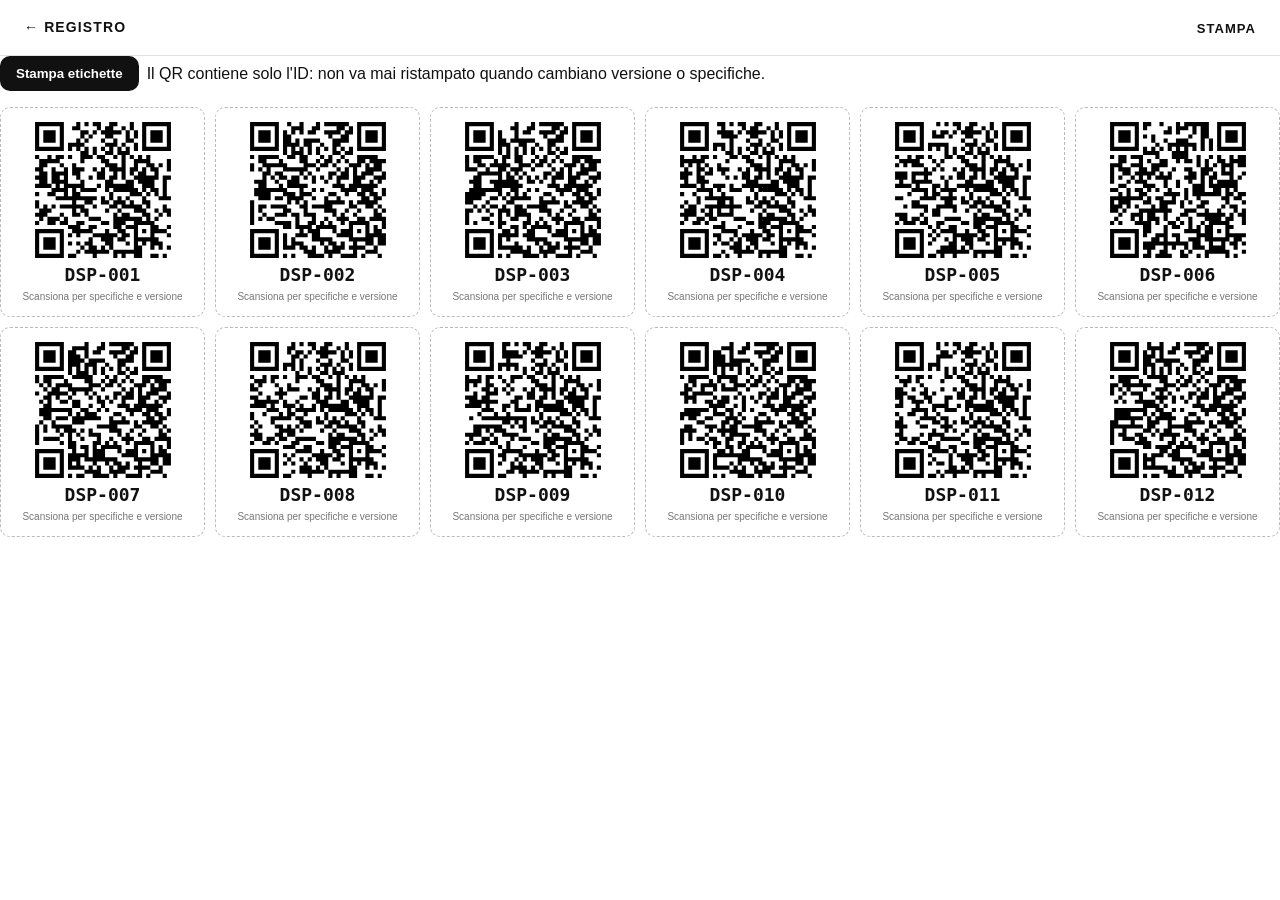
<file: labels.html>
<!doctype html>
<html lang="it">
<head>
<meta charset="utf-8">
<meta name="viewport" content="width=device-width, initial-scale=1">
<meta name="robots" content="noindex, nofollow">
<title>Etichette QR</title>
<link rel="stylesheet" href="style.css?v=20261139">
<script src="qrcode.js?v=20261139"></script>
<script src="config.js?v=20261139"></script>
<script src="app.js?v=20261139"></script>
<style>
  .toolbar { display: flex; gap: 8px; flex-wrap: wrap; align-items: center; margin-bottom: 16px; }
  .toolbar button { padding: 10px 16px; border-radius: 10px; border: 0; background: var(--accent); color: #fff; font-weight: 600; cursor: pointer; }
  .sheet { display: grid; grid-template-columns: repeat(auto-fill, minmax(200px, 1fr)); gap: 10px; }
  .label-card {
    background: #fff; color: #111; border: 1px dashed #bbb; border-radius: 10px;
    padding: 12px; display: flex; flex-direction: column; align-items: center; text-align: center;
    break-inside: avoid;
  }
  .label-card svg { width: 140px; height: 140px; }
  .label-card .lid { font: 700 18px ui-monospace, Menlo, monospace; margin-top: 4px; }
  .label-card .hint { font-size: 10px; color: #777; margin-top: 4px; }
  @media print {
    .top, .toolbar { display: none !important; }
    body { background: #fff; }
    main { max-width: none; padding: 0; }
    .sheet { grid-template-columns: repeat(4, 1fr); gap: 4mm; }
    .label-card { border: 1px dashed #999; }
  }
</style>
</head>
<body>
<header class="top">
  <a href="./" class="brand" onclick="if (history.length > 1) { history.back(); return false; }">← Registro</a>
  <nav><a href="#" onclick="print();return false">Stampa</a></nav>
</header>
<main>
  <div class="toolbar">
    <button onclick="print()">Stampa etichette</button>
    <span class="muted small">Il QR contiene solo l'ID: non va mai ristampato quando cambiano versione o specifiche.</span>
  </div>
  <div class="sheet" id="sheet"><p class="muted">Caricamento…</p></div>
</main>
<script>
(async function () {
  const { loadDevices, deviceUrl, esc } = Registry;
  const sheet = document.getElementById("sheet");
  try {
    const list = await loadDevices();
    sheet.innerHTML = list.map(d => {
      const qr = qrcode(0, "M");
      qr.addData(deviceUrl(d.id));
      qr.make();
      return `<div class="label-card">
        ${qr.createSvgTag({ cellSize: 4, margin: 2, scalable: true })}
        <div class="lid">${esc(d.id)}</div>
        <div class="hint">Scansiona per specifiche e versione</div>
      </div>`;
    }).join("");
  } catch (e) {
    sheet.innerHTML = `<p class="stale">${esc(e.message)}</p>`;
  }
})();
</script>
</body>
</html>
</file>
<file: style.css>
:root {
  --bg: #ffffff; --soft: #f3f3f1; --stage: #dddcd7; --text: #111111; --muted: #6e6e6e; --line: #e2e2e0;
  --accent: #111111; --link: #111111;
  --good: #1f8a4c; --good-bg: #e6f4ec;
  --warn: #9a6200; --warn-bg: #fdf1dc;
  --bad: #c0281c; --bad-bg: #fbe5e3;
  --info: #2d55d8; --info-bg: #e6ecfd;
  --neutral: #444; --neutral-bg: #ececea;
  --img-blend: multiply; --img-filter: brightness(1.05);
  --sil-bezel: #1b1b1b; --sil-screen-a: #3a4250; --sil-screen-b: #11151b;
}
@media (prefers-color-scheme: dark) {
  :root:not([data-theme="light"]) {
    --bg: #0e0e0f; --soft: #1a1a1c; --stage: #232325; --text: #f2f2f2; --muted: #a0a0a0; --line: #2c2c2f;
    --accent: #f2f2f2; --link: #f2f2f2;
    --good: #6fd69a; --good-bg: #15301f;
    --warn: #f2c25b; --warn-bg: #33270b;
    --bad: #ff8a80; --bad-bg: #3a1716;
    --info: #9db3ff; --info-bg: #1b2547;
    --neutral: #cfcfcf; --neutral-bg: #262628;
    --img-blend: normal; --img-filter: none;
    --sil-bezel: #050505; --sil-screen-a: #4a5466; --sil-screen-b: #1a1f27;
    color-scheme: dark;
  }
}
:root[data-theme="dark"] {
    --bg: #0e0e0f; --soft: #1a1a1c; --stage: #232325; --text: #f2f2f2; --muted: #a0a0a0; --line: #2c2c2f;
    --accent: #f2f2f2; --link: #f2f2f2;
    --good: #6fd69a; --good-bg: #15301f;
    --warn: #f2c25b; --warn-bg: #33270b;
    --bad: #ff8a80; --bad-bg: #3a1716;
    --info: #9db3ff; --info-bg: #1b2547;
    --neutral: #cfcfcf; --neutral-bg: #262628;
    --img-blend: normal; --img-filter: none;
    --sil-bezel: #050505; --sil-screen-a: #4a5466; --sil-screen-b: #1a1f27;
    color-scheme: dark;
}

* { box-sizing: border-box; }
html { scroll-behavior: smooth; }
body {
  margin: 0; background: var(--bg); color: var(--text);
  font: 16px/1.5 "Helvetica Neue", Helvetica, Arial, system-ui, sans-serif;
  -webkit-font-smoothing: antialiased;
}
a { color: inherit; text-decoration: none; }
.top {
  display: flex; justify-content: space-between; align-items: center;
  height: 56px; padding: 0 24px; border-bottom: 1px solid var(--line); background: var(--bg);
  position: sticky; top: 0; z-index: 10;
}
/* Nelle singole schede la barra in alto (nome e Stampa QR) non serve */
.is-detail .top { display: none; }
.brand { font-weight: 800; letter-spacing: .08em; text-transform: uppercase; font-size: 14px; }
.top nav a { font-size: 13px; font-weight: 600; text-transform: uppercase; letter-spacing: .08em; }
.loading, .empty { padding: 40px 24px; color: var(--muted); text-align: center; }
.stale { color: var(--warn) !important; font-weight: 600; }

.back { display: inline-block; font-size: 13px; color: var(--muted); margin-bottom: 28px; }
.back:hover { color: var(--text); }

/* Badge */
.badge {
  display: inline-block; font-size: 11px; font-weight: 700; letter-spacing: .06em; text-transform: uppercase;
  padding: 4px 10px; border-radius: 2px; white-space: nowrap; vertical-align: middle;
}
.badge.good { background: var(--good-bg); color: var(--good); }
.badge.warn { background: var(--warn-bg); color: var(--warn); }
.badge.bad { background: var(--bad-bg); color: var(--bad); }
.badge.info { background: var(--info-bg); color: var(--info); }
.badge.neutral { background: var(--neutral-bg); color: var(--neutral); }
.dot { display: inline-block; width: 8px; height: 8px; border-radius: 50%; margin-right: 8px; vertical-align: 1px; background: var(--neutral); }
.dot.good { background: var(--good); } .dot.warn { background: var(--warn); } .dot.bad { background: var(--bad); }

/* ---------- Testata prodotto ---------- */
.product { background: var(--stage); }
.product-head { max-width: 1200px; margin: 0 auto; padding: 24px 24px 8px; }
.crumbs { display: flex; gap: 10px; flex-wrap: wrap; font-size: 15px; color: var(--text); margin-bottom: 22px; }
.crumbs a:hover { text-decoration: underline; }
.crumbs span:first-of-type { color: var(--muted); }
.product h1 {
  font-size: clamp(30px, 5vw, 54px); line-height: 1.05; font-weight: 400; letter-spacing: .01em;
  text-transform: uppercase; margin: 0 0 8px;
}
.subtitle {
  font-size: clamp(15px, 2vw, 20px); color: var(--muted); margin: 0; text-transform: uppercase; letter-spacing: .03em;
}
.stage { position: relative; overflow: hidden; max-width: 1200px; margin: 0 auto; }
.stage-track { display: flex; transition: transform .35s ease; background: var(--stage); }
.slide { flex: 0 0 100%; height: clamp(320px, 52vw, 560px); display: flex; align-items: center; justify-content: center; padding: 16px 24px 64px; }
.slide .equip, .slide img { width: 100%; height: 100%; object-fit: contain; }
.stage-pills {
  position: absolute; left: 50%; bottom: 14px; transform: translateX(-50%);
  display: flex; background: var(--bg); border-radius: 10px; box-shadow: 0 1px 4px rgba(0,0,0,.12); overflow: hidden;
}
.stage-pills button {
  border: 0; background: none; color: var(--text); font: 600 12px/1 inherit; font-family: inherit;
  text-transform: uppercase; letter-spacing: .08em; padding: 12px 14px; cursor: pointer; white-space: nowrap;
}
.stage-pills button + button { border-left: 1px solid var(--line); }
.stage-pills button.on { background: var(--text); color: var(--bg); }
.head-top { display: flex; justify-content: space-between; align-items: center; gap: 10px 16px; flex-wrap: wrap; margin-bottom: 22px; }
.head-top .crumbs { margin-bottom: 0; }
/* ID del display in alto a destra, sulla riga del percorso */
.head-tags { display: flex; flex-wrap: wrap; gap: 6px; align-items: center; }
.product { padding-bottom: 12px; }
.code {
  font: 700 13px ui-monospace, SFMono-Regular, Menlo, monospace; letter-spacing: .04em;
  border: 1px solid var(--text); padding: 3px 8px; border-radius: 2px;
}

/* Sagoma dimensione display */
.sil-bezel { fill: var(--sil-bezel); }
.silg-a { stop-color: var(--sil-screen-a); } .silg-b { stop-color: var(--sil-screen-b); }
.sil-diag { stroke: rgba(255,255,255,.35); stroke-width: 1; stroke-dasharray: 4 4; }
.sil-label { fill: #fff; font: 700 22px "Helvetica Neue", Arial, sans-serif; }

/* Foto con sfondo bianco: in chiaro si fonde con il fondo della scheda (multiply), in scuro resta com'è */
.img-white { mix-blend-mode: var(--img-blend); filter: var(--img-filter); }
/* Foto prodotto: riquadro grande quanto la foto, con gli angoli arrotondati */
.slide img, .tile-media img { border-radius: 20px; }
.slide img { width: auto; height: auto; max-width: 100%; max-height: 100%; }

/* Segnaposto prodotto senza immagine */
.ph-name { fill: var(--text); opacity: .16; font: 300 64px "Helvetica Neue", Arial, sans-serif; letter-spacing: .04em; }
.ph-line { fill: var(--muted); font: 700 13px "Helvetica Neue", Arial, sans-serif; letter-spacing: .3em; }
.ph-hint { fill: var(--muted); font: 400 12px "Helvetica Neue", Arial, sans-serif; }

.highlights {
  display: grid; grid-template-columns: repeat(4, 1fr); border-bottom: 1px solid var(--line);
  max-width: 1200px; margin: 0 auto;
}
.hl { padding: 32px 24px; display: flex; flex-direction: column; gap: 6px; border-right: 1px solid var(--line); }
.hl:last-child { border-right: 0; }
.hl-value { font-size: clamp(22px, 3vw, 34px); font-weight: 800; letter-spacing: -.01em; overflow-wrap: anywhere; }
.hl-label { font-size: 12px; text-transform: uppercase; letter-spacing: .12em; color: var(--muted); font-weight: 600; }

.block { max-width: 1200px; margin: 0 auto; padding: 56px 24px 8px; scroll-margin-top: 64px; }
.block h2 {
  font-size: clamp(28px, 4vw, 40px); font-weight: 400; text-transform: uppercase; letter-spacing: .01em; line-height: 1.1;
  margin: 0 0 28px;
}

.sw-card {
  display: flex; justify-content: space-between; align-items: flex-end; gap: 24px; flex-wrap: wrap;
  padding: 28px; background: var(--soft); border-left: 4px solid var(--neutral);
}
.sw-card.ok { border-left-color: var(--good); }
.sw-card.behind { border-left-color: var(--warn); }
.sw-card.ahead { border-left-color: var(--info); }
.sw-name { font-size: 13px; font-weight: 700; text-transform: uppercase; letter-spacing: .12em; color: var(--muted); }
.sw-ver { font: 800 clamp(40px, 7vw, 64px)/1 "Helvetica Neue", Arial, sans-serif; letter-spacing: -.02em; margin-top: 6px; }
.sw-side { text-align: right; }
.sw-msg { font-size: 16px; margin-bottom: 4px; }
.sw-date { font-size: 13px; color: var(--muted); }

.spec-grid { display: grid; grid-template-columns: 1fr 1fr; gap: 0 64px; align-items: start; }
.spec-group { margin-bottom: 40px; }
.spec-group summary {
  list-style: none; cursor: pointer; display: flex; justify-content: space-between; align-items: center;
  padding: 18px 0; border-bottom: 1px solid var(--line);
}
.spec-group summary::-webkit-details-marker { display: none; }
.spec-group h3 { margin: 0; font-size: 19px; font-weight: 400; text-transform: uppercase; letter-spacing: .03em; }
.chev { width: 9px; height: 9px; border-right: 2px solid var(--text); border-bottom: 2px solid var(--text); transform: rotate(45deg); transition: transform .2s; margin-right: 6px; }
.spec-group[open] .chev { transform: rotate(-135deg); margin-top: 6px; }
.spec-group dl { margin: 0; }
.spec-row {
  display: grid; grid-template-columns: minmax(0, 1fr) minmax(0, 1fr); gap: 24px; align-items: center;
  padding: 20px 0; border-bottom: 1px solid var(--line);
}
.spec-row dt { color: var(--text); font-size: 16px; font-weight: 700; line-height: 1.35; }
.spec-row dt::first-letter { text-transform: uppercase; }
.spec-row dd { margin: 0; font-size: 16px; font-weight: 400; text-align: right; line-height: 1.4; overflow-wrap: anywhere; }
.spec-row dd .badge { margin-left: 6px; }
.spec-row dd a.ext { text-decoration: underline; text-underline-offset: 3px; }
.note { font-size: 17px; max-width: 70ch; margin: 0 0 48px; }
.detail { padding-bottom: 48px; }

/* ---------- Elenco ---------- */
.list-head { background: var(--stage); padding: 48px 24px 32px; }
.list-head > * { max-width: 1200px; margin-left: auto; margin-right: auto; }
.list-head h1 { font-size: clamp(32px, 5vw, 52px); font-weight: 400; text-transform: uppercase; letter-spacing: -.02em; margin: 8px auto 12px; }
.list-stats { display: flex; gap: 24px; flex-wrap: wrap; color: var(--muted); font-size: 14px; margin-bottom: 24px; }
.list-stats b { color: var(--text); font-size: 18px; margin-right: 4px; }
.search {
  display: block; width: 100%; padding: 14px 16px; font-size: 16px; border: 1px solid var(--line);
  background: var(--bg); color: var(--text); border-radius: 0; outline: none;
}
.search:focus { border-color: var(--text); }
.grid {
  max-width: 1200px; margin: 0 auto; padding: 32px 24px 64px;
  display: grid; grid-template-columns: repeat(auto-fill, minmax(260px, 1fr)); gap: 24px;
}
.tile { display: flex; flex-direction: column; border: 1px solid var(--line); transition: border-color .15s; }
.tile:hover { border-color: var(--text); }
.tile-media { aspect-ratio: 4 / 3; display: flex; align-items: center; justify-content: center; padding: 20px; }
.tile-media { background: var(--stage); }
.tile-media .equip { width: 100%; height: 100%; }
.tile-media img { max-width: 100%; max-height: 100%; object-fit: contain; }
.tile-body { padding: 18px; display: flex; flex-direction: column; gap: 6px; }
.tile-kicker { font-size: 11px; font-weight: 700; letter-spacing: .12em; text-transform: uppercase; color: var(--muted); }
.tile-name { font-size: 18px; font-weight: 800; text-transform: uppercase; letter-spacing: -.005em; line-height: 1.2; }
.tile-specs { font-size: 14px; color: var(--muted); }
.tile-badges { display: flex; gap: 6px; flex-wrap: wrap; margin-top: 6px; }

/* ---------- Mobile ---------- */
@media (max-width: 800px) {
  .top { padding: 0 16px; }
  .product-head { padding: 18px 16px 4px; }
  .crumbs { margin-bottom: 16px; font-size: 14px; }
  .slide { height: 290px; padding: 8px 12px 60px; }
  .head-top { margin-bottom: 16px; }
  .highlights { grid-template-columns: 1fr 1fr; }
  .hl { padding: 20px 16px; border-bottom: 1px solid var(--line); }
  .hl:nth-child(2n) { border-right: 0; }
  .block { padding: 40px 16px 4px; }
  .sw-card { padding: 20px; }
  .sw-side { text-align: left; }
  .spec-grid { grid-template-columns: 1fr; }
  .spec-group { margin-bottom: 20px; }
  .list-head { padding: 32px 16px 24px; }
  .grid { padding: 24px 16px 48px; gap: 16px; }
}
</file>
